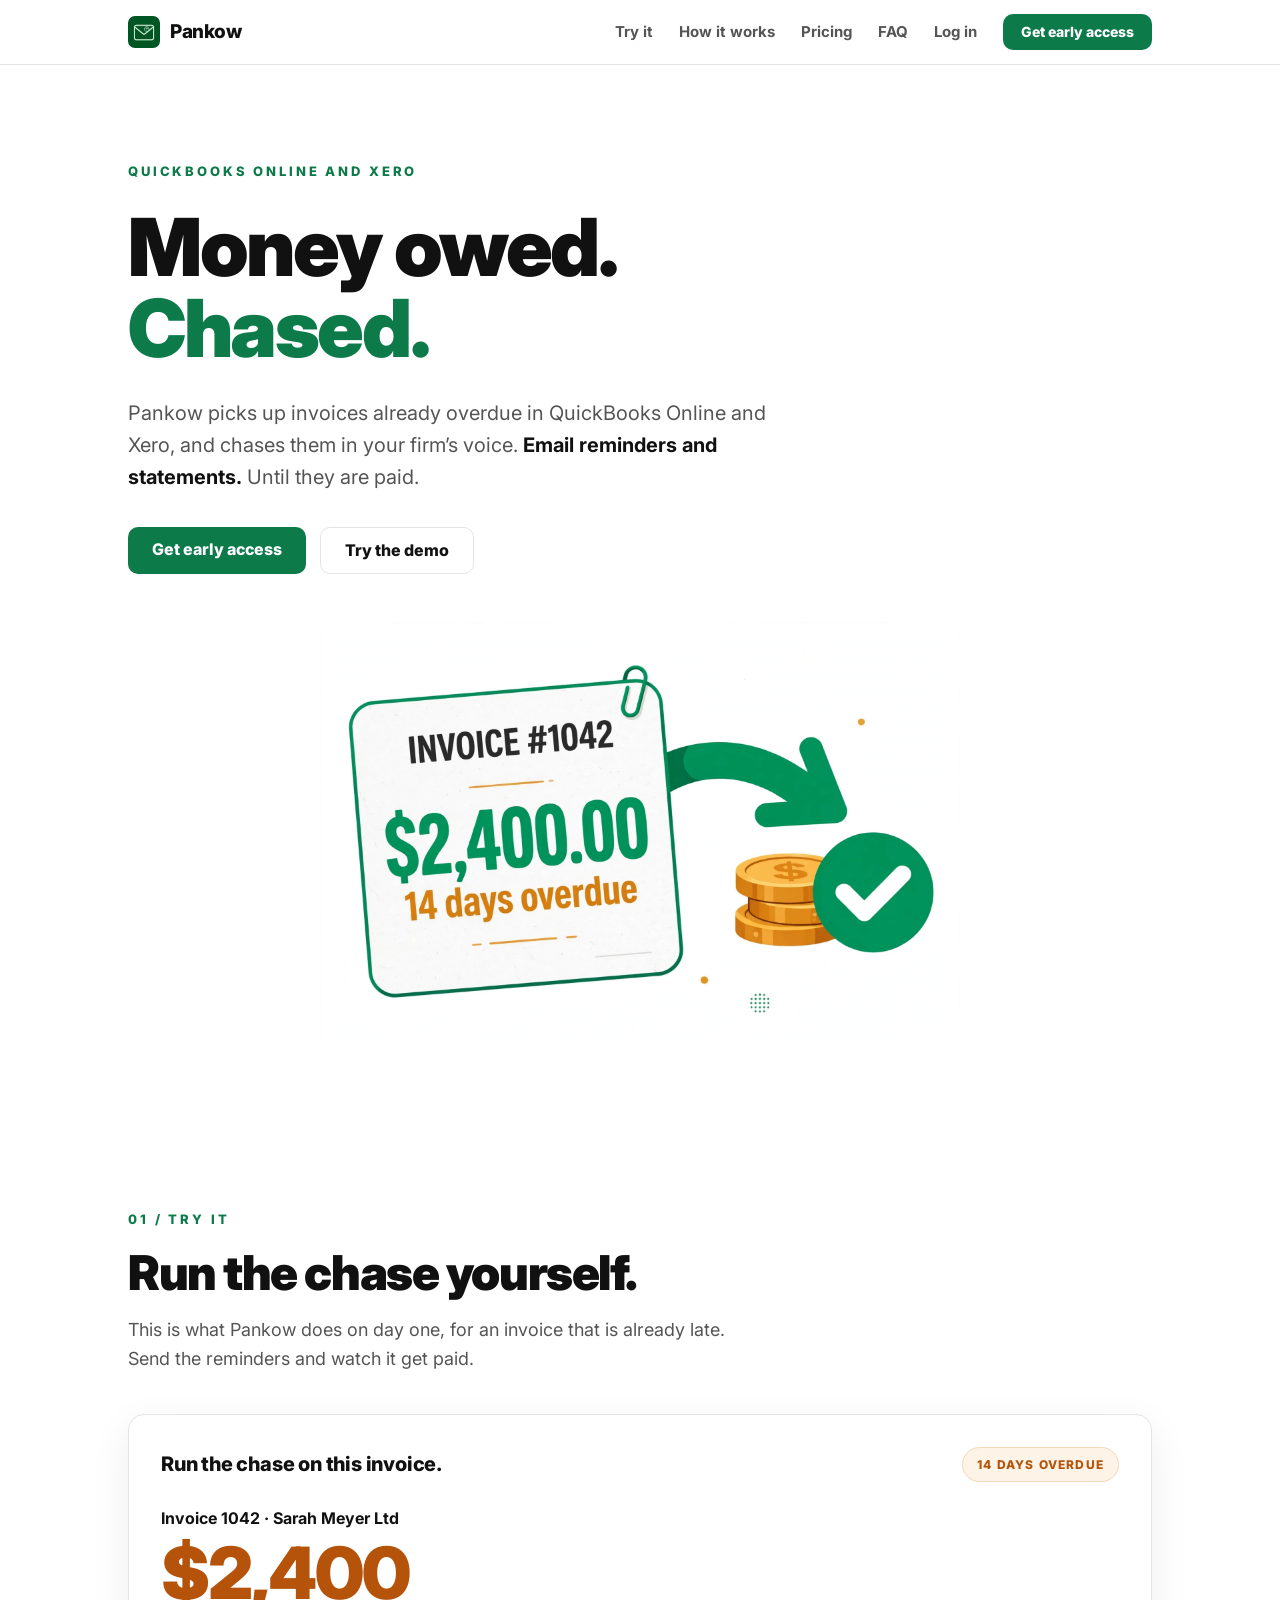
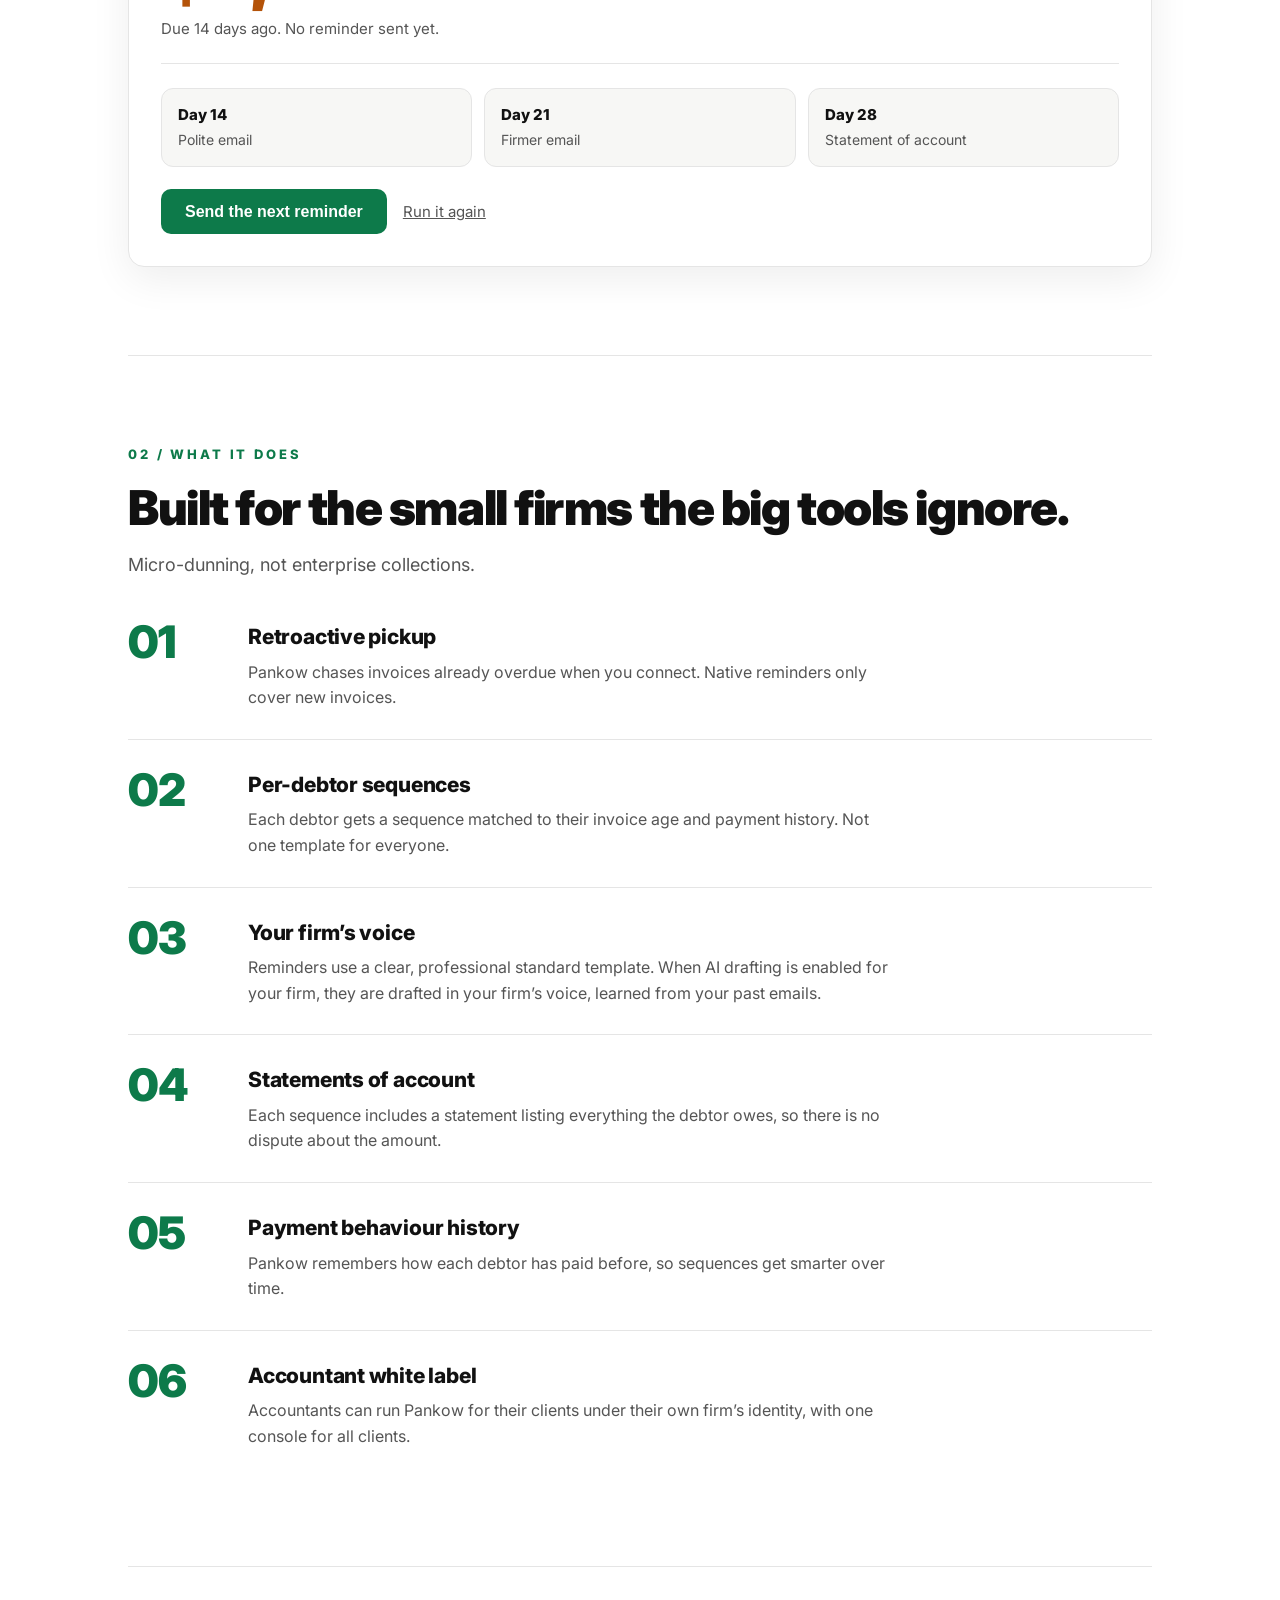
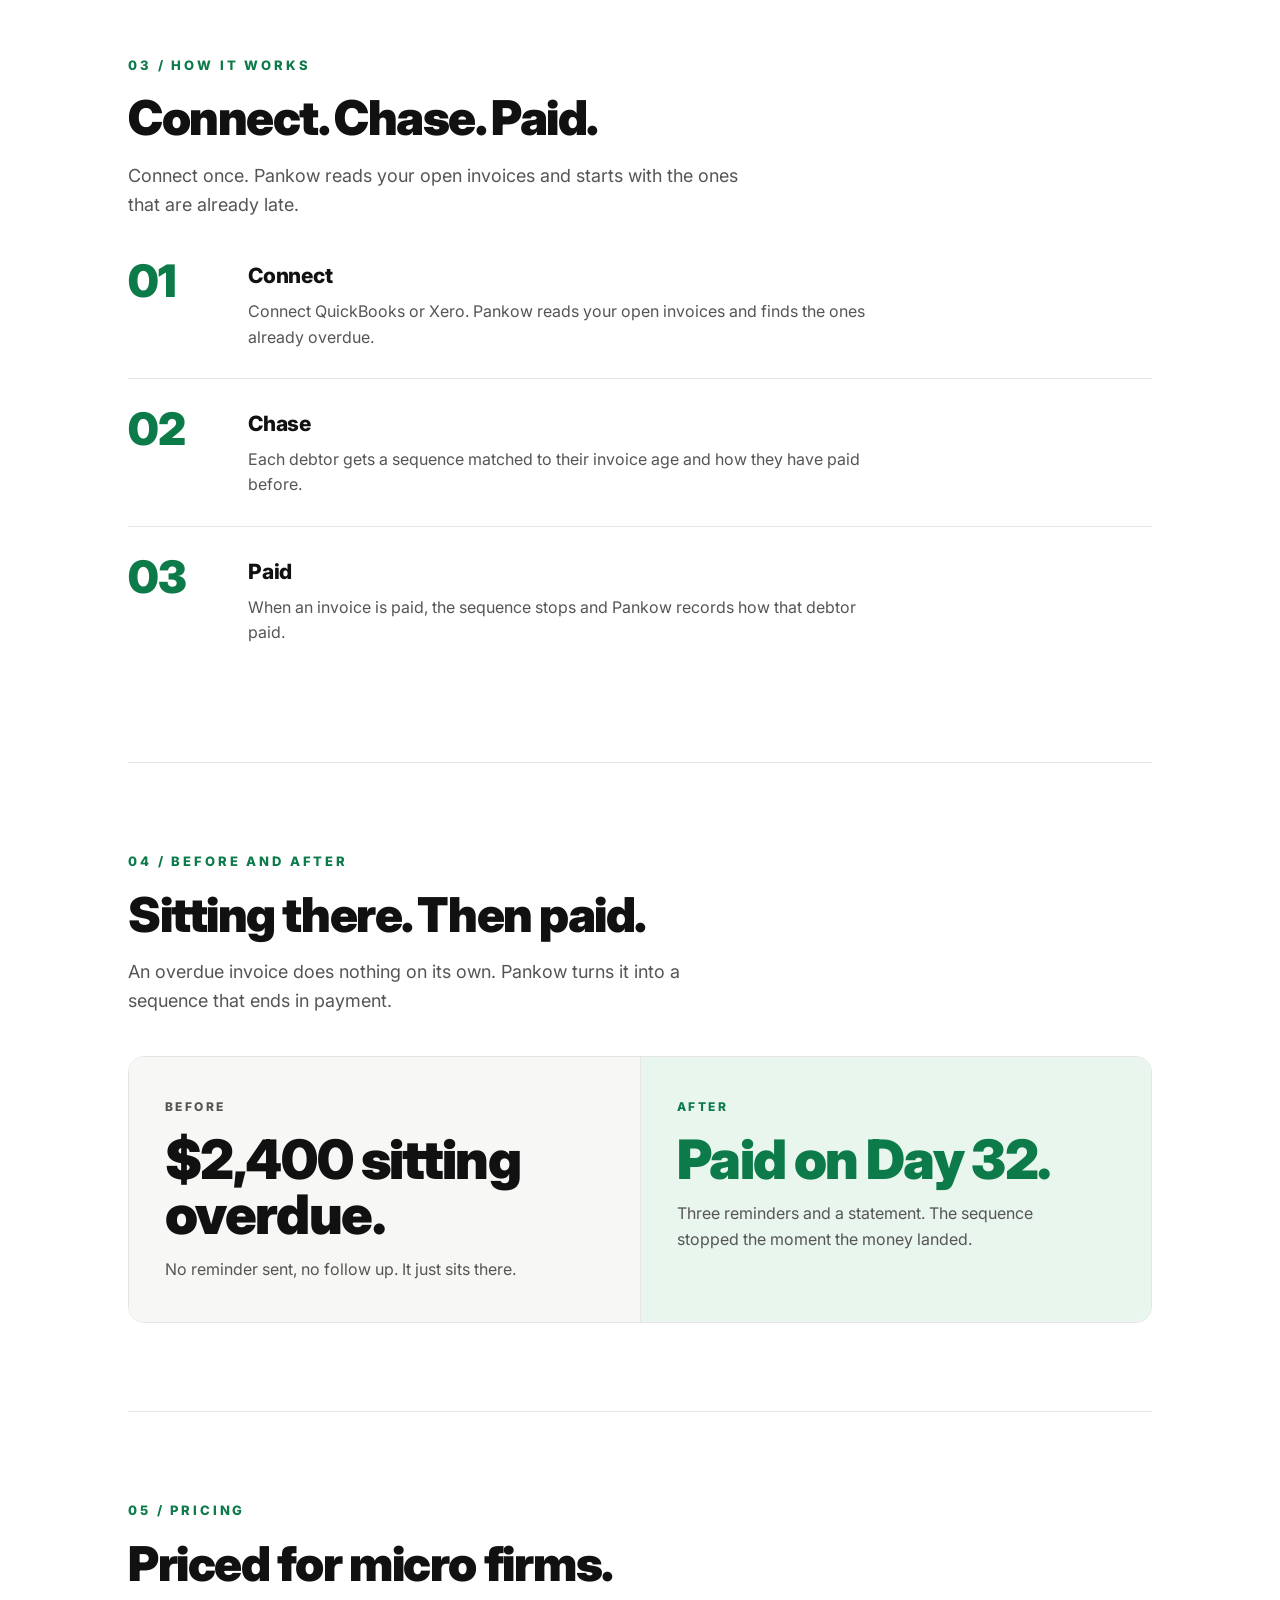
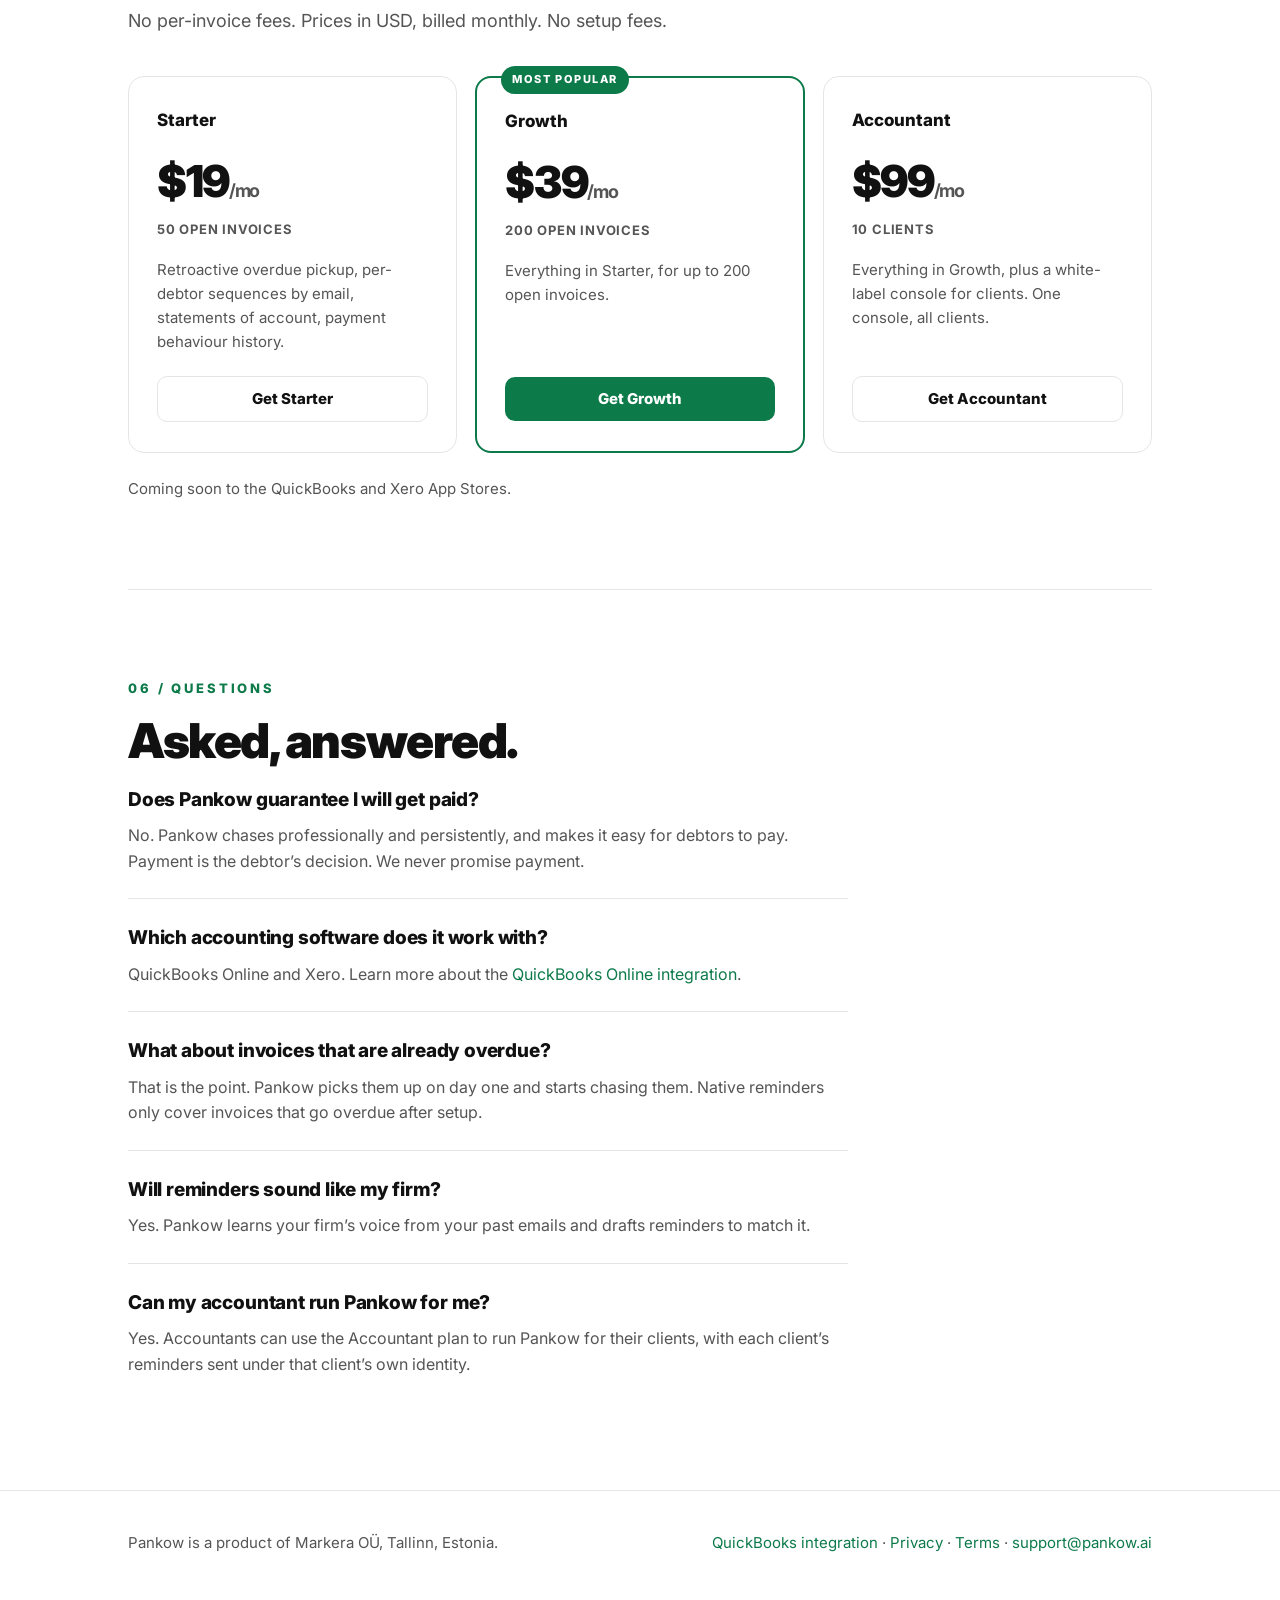
<file: index.html>
<!DOCTYPE html>
<html lang="en">
<head>
<meta charset="utf-8">
<link rel="icon" type="image/png" href="favicon.png">
<link rel="icon" type="image/x-icon" href="favicon.ico">
<meta name="viewport" content="width=device-width, initial-scale=1">
<title>Pankow: Overdue invoices, chased automatically</title>
<meta name="description" content="Pankow picks up invoices already overdue in QuickBooks Online and Xero, and chases them in your firm's voice. Email reminders and statements. Until they are paid.">
<link rel="preconnect" href="https://fonts.googleapis.com">
<link rel="preconnect" href="https://fonts.gstatic.com" crossorigin>
<link href="https://fonts.googleapis.com/css2?family=Inter:wght@400;700;800;900&display=swap" rel="stylesheet">
<style>
  :root {
    --ink: #111111;
    --muted: #555555;
    --line: #e5e5e5;
    --green: #0d7a4a;
    --green-dark: #0a5c38;
    --amber: #b45309;
    --bg: #ffffff;
    --soft: #f7f7f5;
  }
  * { box-sizing: border-box; margin: 0; padding: 0; }
  html { scroll-behavior: smooth; }
  body {
    font-family: "Inter", -apple-system, BlinkMacSystemFont, "Segoe UI", Roboto, Helvetica, Arial, sans-serif;
    color: var(--ink);
    background: var(--bg);
    line-height: 1.6;
    -webkit-font-smoothing: antialiased;
  }
  a { color: var(--green); text-decoration: none; }
  a:hover { text-decoration: underline; }
  .wrap { max-width: 1080px; margin: 0 auto; padding: 0 28px; }

  /* Header */
  header {
    position: sticky; top: 0; z-index: 50;
    background: var(--bg);
    border-bottom: 1px solid var(--line);
  }
  header .wrap {
    display: flex; align-items: center; justify-content: space-between;
    height: 64px;
  }
  .brand { display: flex; align-items: center; gap: 10px; font-weight: 800; font-size: 19px; letter-spacing: -0.02em; color: var(--ink); }
  .brand:hover { text-decoration: none; }
  .brand img { width: 32px; height: 32px; border-radius: 7px; display: block; }
  nav { display: flex; align-items: center; gap: 26px; }
  nav a { color: var(--muted); font-size: 15px; font-weight: 700; }
  nav a:hover { color: var(--ink); text-decoration: none; }
  .btn {
    display: inline-block; background: var(--green); color: #fff;
    font-weight: 800; font-size: 16px; padding: 13px 24px; border-radius: 10px;
    border: 0; cursor: pointer; line-height: 1.2; text-align: center;
    transition: background .15s ease, transform .15s ease;
  }
  .btn:hover { background: var(--green-dark); text-decoration: none; transform: translateY(-1px); }
  .btn-ghost { background: transparent; color: var(--ink); border: 1px solid var(--line); }
  .btn-ghost:hover { background: var(--soft); }
  .btn:disabled { background: #c9c9c9; cursor: default; transform: none; }
  header .btn { padding: 10px 18px; font-size: 14px; }

  /* Hero */
  .hero { padding: 96px 0 72px; }
  .hero-img { display:block; width:100%; max-width:640px; height:auto; margin:48px auto 0; border-radius:16px; }
  .kicker {
    font-size: 13px; font-weight: 800; letter-spacing: .22em;
    color: var(--green); margin-bottom: 24px;
  }
  .hero h1 {
    font-size: clamp(2.8rem, 7vw, 5rem);
    font-weight: 900; letter-spacing: -0.03em; line-height: 1.02;
  }
  .hero h1 .accent { color: var(--green); }
  .hero p { font-size: 20px; color: var(--muted); max-width: 640px; margin: 28px 0 34px; }
  .hero p strong { color: var(--ink); }
  .cta-row { display: flex; gap: 14px; flex-wrap: wrap; }

  /* Sections */
  section { padding: 88px 0; }
  section + section { border-top: 1px solid var(--line); }
  .sec-label {
    font-size: 13px; font-weight: 800; letter-spacing: .22em;
    color: var(--green); margin-bottom: 18px;
  }
  h2 {
    font-size: clamp(2rem, 4.5vw, 3rem);
    font-weight: 900; letter-spacing: -0.03em; line-height: 1.05;
    margin-bottom: 18px;
  }
  .intro { color: var(--muted); font-size: 18px; max-width: 620px; margin-bottom: 40px; }

  /* Demo */
  .demo {
    background: var(--bg); border: 1px solid var(--line); border-radius: 16px;
    padding: 32px; box-shadow: 0 12px 40px rgba(0,0,0,.07);
  }
  .demo-head { display: flex; justify-content: space-between; align-items: center; flex-wrap: wrap; gap: 12px; margin-bottom: 24px; }
  .demo-head .title { font-weight: 800; font-size: 20px; letter-spacing: -0.01em; }
  .demo-head .status {
    font-size: 12px; font-weight: 800; letter-spacing: .1em;
    color: var(--amber); background: #fdf3e7; border: 1px solid #f3d9b8;
    border-radius: 999px; padding: 7px 14px;
  }
  .demo-head .status.paid { color: var(--green); background: #e8f6ee; border-color: #bfe6cf; }
  .invoice { border-bottom: 1px solid var(--line); padding-bottom: 22px; margin-bottom: 24px; }
  .invoice .num { font-weight: 700; font-size: 16px; }
  .invoice .amt {
    font-size: clamp(3rem, 7vw, 4.5rem); font-weight: 900; letter-spacing: -0.03em;
    line-height: 1; color: var(--amber); margin: 6px 0 8px;
  }
  .invoice .meta { color: var(--muted); font-size: 15px; }
  .timeline { display: grid; grid-template-columns: 1fr 1fr 1fr; gap: 12px; margin-bottom: 22px; }
  .tl-step {
    border: 1px solid var(--line); border-radius: 12px; padding: 14px 16px;
    font-size: 14px; color: var(--muted); background: var(--soft);
    transition: border-color .3s ease, background .3s ease;
  }
  .tl-step .day { font-weight: 800; color: var(--ink); display: block; font-size: 15px; margin-bottom: 2px; }
  .tl-step.active { border-color: var(--green); background: #e8f6ee; color: var(--ink); }
  .tl-step.active .day { color: var(--green); }
  .reminder {
    border: 1px solid var(--line); border-left: 4px solid var(--green);
    border-radius: 10px; padding: 18px 20px; margin-bottom: 12px; background: var(--bg);
    animation: fadein .35s ease;
  }
  @keyframes fadein { from { opacity: 0; transform: translateY(6px); } to { opacity: 1; transform: translateY(0); } }
  .reminder .r-day { font-size: 11px; font-weight: 800; text-transform: uppercase; letter-spacing: .14em; color: var(--muted); }
  .reminder .r-title { font-weight: 800; font-size: 17px; margin: 4px 0 6px; letter-spacing: -0.01em; }
  .reminder .r-body { font-size: 15px; color: var(--muted); }
  .paid-msg {
    display: none; border: 1px solid #bfe6cf; background: #e8f6ee;
    border-radius: 12px; padding: 20px 22px; margin-top: 18px; font-size: 17px;
  }
  .paid-msg.show { display: block; }
  .paid-msg strong { color: var(--green); }
  .demo-actions { margin-top: 20px; display: flex; gap: 16px; flex-wrap: wrap; align-items: center; }
  .link-btn {
    background: none; border: 0; color: var(--muted); font-size: 15px;
    cursor: pointer; padding: 12px 0; text-decoration: underline; font-family: inherit;
  }
  .link-btn:hover { color: var(--ink); }

  /* Numbered vertical lists (What it does / How it works) */
  .num-list { list-style: none; }
  .num-list li {
    display: grid; grid-template-columns: 96px 1fr; gap: 24px;
    padding: 28px 0; border-top: 1px solid var(--line);
  }
  .num-list li:first-child { border-top: 0; padding-top: 0; }
  .num-list .n {
    font-size: clamp(2rem, 4vw, 2.8rem); font-weight: 900; letter-spacing: -0.03em;
    color: var(--green); line-height: 1;
  }
  .num-list h3 { font-size: 21px; font-weight: 800; letter-spacing: -0.01em; margin-bottom: 6px; }
  .num-list p { color: var(--muted); font-size: 16px; max-width: 640px; }

  /* Before and after */
  .ba { display: grid; grid-template-columns: 1fr 1fr; gap: 0; border: 1px solid var(--line); border-radius: 16px; overflow: hidden; }
  .ba-cell { padding: 40px 36px; }
  .ba-cell.before { background: var(--soft); }
  .ba-cell.after { background: #e8f6ee; border-left: 1px solid var(--line); }
  .ba-cell .tag { font-size: 12px; font-weight: 800; letter-spacing: .2em; margin-bottom: 16px; }
  .ba-cell.before .tag { color: var(--muted); }
  .ba-cell.after .tag { color: var(--green); }
  .ba-cell .big { font-size: clamp(2.4rem, 5vw, 3.4rem); font-weight: 900; letter-spacing: -0.03em; line-height: 1.02; }
  .ba-cell.after .big { color: var(--green); }
  .ba-cell p { color: var(--muted); margin-top: 14px; font-size: 16px; max-width: 360px; }

  /* Pricing */
  .pricing { display: grid; grid-template-columns: repeat(3, 1fr); gap: 18px; }
  .plan {
    border: 1px solid var(--line); border-radius: 16px; padding: 30px 28px;
    display: flex; flex-direction: column; background: var(--bg); position: relative;
  }
  .plan.hot { border-color: var(--green); border-width: 2px; }
  .plan.hot::before {
    content: "MOST POPULAR"; position: absolute; top: -12px; left: 24px;
    font-size: 11px; font-weight: 800; letter-spacing: .14em;
    background: var(--green); color: #fff; padding: 5px 11px; border-radius: 999px;
  }
  .plan h3 { font-size: 17px; font-weight: 800; }
  .plan .price { font-size: 44px; font-weight: 900; letter-spacing: -0.03em; margin: 12px 0 2px; }
  .plan .price span { font-size: 18px; font-weight: 700; color: var(--muted); }
  .plan .per { color: var(--muted); font-size: 13px; font-weight: 700; letter-spacing: .06em; margin-bottom: 18px; }
  .plan p { font-size: 15px; color: var(--muted); flex: 1; }
  .plan .btn { display: block; text-align: center; margin-top: 22px; padding: 13px; font-size: 15px; }
  .plan .btn-ghost { border-color: var(--line); color: var(--ink); }
  .pricing-note { color: var(--muted); font-size: 15px; margin-top: 24px; }

  /* FAQ */
  .faq { max-width: 720px; }
  .faq-item { padding: 24px 0; border-top: 1px solid var(--line); }
  .faq-item:first-child { border-top: 0; padding-top: 0; }
  .faq-item h3 { font-size: 19px; font-weight: 800; letter-spacing: -0.01em; margin-bottom: 8px; }
  .faq-item p { color: var(--muted); font-size: 16px; }

  footer { border-top: 1px solid var(--line); padding: 40px 0 48px; color: var(--muted); font-size: 15px; }
  footer .wrap { display: flex; justify-content: space-between; flex-wrap: wrap; gap: 10px; }

  @media (max-width: 820px) {
    .hero { padding: 64px 0 56px; }
    section { padding: 64px 0; }
    nav { display: none; }
    .timeline, .pricing, .ba { grid-template-columns: 1fr; }
    .ba-cell.after { border-left: 0; border-top: 1px solid var(--line); }
    .num-list li { grid-template-columns: 64px 1fr; gap: 16px; }
    .demo { padding: 22px; }
  }
</style>
</head>
<body>

<header>
  <div class="wrap">
    <a class="brand" href="#"><img src="logo.webp" alt="Pankow logo">Pankow</a>
    <nav>
      <a href="#demo">Try it</a>
      <a href="#how">How it works</a>
      <a href="#pricing">Pricing</a>
      <a href="#faq">FAQ</a>
      <a href="https://backend-production-8ab6.up.railway.app/login">Log in</a>
      <a class="btn" href="mailto:support@pankow.ai?subject=Pankow%20early%20access">Get early access</a>
    </nav>
  </div>
</header>

<div class="wrap">
  <div class="hero">
    <div class="kicker">QUICKBOOKS ONLINE AND XERO</div>
    <h1>Money owed.<br><span class="accent">Chased.</span></h1>
    <p>Pankow picks up invoices already overdue in QuickBooks Online and Xero, and chases them in your firm&rsquo;s voice. <strong>Email reminders and statements.</strong> Until they are paid.</p>
    <div class="cta-row">
      <a class="btn" href="mailto:support@pankow.ai?subject=Pankow%20early%20access">Get early access</a>
      <a class="btn btn-ghost" href="#demo">Try the demo</a>
    </div>
    <img class="hero-img" src="hero.webp" alt="Invoice 1042 for $2,400, 14 days overdue, with an arrow to a stack of coins and a green paid checkmark" width="1920" height="1280">
  </div>

  <section id="demo">
    <div class="sec-label">01 / TRY IT</div>
    <h2>Run the chase yourself.</h2>
    <p class="intro">This is what Pankow does on day one, for an invoice that is already late. Send the reminders and watch it get paid.</p>
    <div class="demo">
      <div class="demo-head">
        <div class="title">Run the chase on this invoice.</div>
        <div class="status" id="invStatus">14 DAYS OVERDUE</div>
      </div>
      <div class="invoice">
        <div class="num">Invoice 1042 &middot; Sarah Meyer Ltd</div>
        <div class="amt">$2,400</div>
        <div class="meta">Due 14 days ago. No reminder sent yet.</div>
      </div>
      <div class="timeline">
        <div class="tl-step" id="tl1"><span class="day">Day 14</span>Polite email</div>
        <div class="tl-step" id="tl2"><span class="day">Day 21</span>Firmer email</div>
        <div class="tl-step" id="tl3"><span class="day">Day 28</span>Statement of account</div>
      </div>
      <div id="reminderBox"></div>
      <div class="paid-msg" id="paidMsg"><strong>Paid on Day 32.</strong> The sequence stopped the moment the payment landed, and Pankow recorded how this debtor paid. Next time, the chase starts smarter.</div>
      <div class="demo-actions">
        <button class="btn" id="nextBtn" onclick="nextReminder()">Send the next reminder</button>
        <button class="link-btn" onclick="resetDemo()">Run it again</button>
      </div>
    </div>
  </section>

  <section>
    <div class="sec-label">02 / WHAT IT DOES</div>
    <h2>Built for the small firms the big tools ignore.</h2>
    <p class="intro">Micro-dunning, not enterprise collections.</p>
    <ol class="num-list">
      <li><span class="n">01</span><div><h3>Retroactive pickup</h3><p>Pankow chases invoices already overdue when you connect. Native reminders only cover new invoices.</p></div></li>
      <li><span class="n">02</span><div><h3>Per-debtor sequences</h3><p>Each debtor gets a sequence matched to their invoice age and payment history. Not one template for everyone.</p></div></li>
      <li><span class="n">03</span><div><h3>Your firm&rsquo;s voice</h3><p>Reminders use a clear, professional standard template. When AI drafting is enabled for your firm, they are drafted in your firm&rsquo;s voice, learned from your past emails.</p></div></li>
      <li><span class="n">04</span><div><h3>Statements of account</h3><p>Each sequence includes a statement listing everything the debtor owes, so there is no dispute about the amount.</p></div></li>
      <li><span class="n">05</span><div><h3>Payment behaviour history</h3><p>Pankow remembers how each debtor has paid before, so sequences get smarter over time.</p></div></li>
      <li><span class="n">06</span><div><h3>Accountant white label</h3><p>Accountants can run Pankow for their clients under their own firm&rsquo;s identity, with one console for all clients.</p></div></li>
    </ol>
  </section>

  <section id="how">
    <div class="sec-label">03 / HOW IT WORKS</div>
    <h2>Connect. Chase. Paid.</h2>
    <p class="intro">Connect once. Pankow reads your open invoices and starts with the ones that are already late.</p>
    <ol class="num-list">
      <li><span class="n">01</span><div><h3>Connect</h3><p>Connect QuickBooks or Xero. Pankow reads your open invoices and finds the ones already overdue.</p></div></li>
      <li><span class="n">02</span><div><h3>Chase</h3><p>Each debtor gets a sequence matched to their invoice age and how they have paid before.</p></div></li>
      <li><span class="n">03</span><div><h3>Paid</h3><p>When an invoice is paid, the sequence stops and Pankow records how that debtor paid.</p></div></li>
    </ol>
  </section>

  <section>
    <div class="sec-label">04 / BEFORE AND AFTER</div>
    <h2>Sitting there. Then paid.</h2>
    <p class="intro">An overdue invoice does nothing on its own. Pankow turns it into a sequence that ends in payment.</p>
    <div class="ba">
      <div class="ba-cell before">
        <div class="tag">BEFORE</div>
        <div class="big">$2,400 sitting overdue.</div>
        <p>No reminder sent, no follow up. It just sits there.</p>
      </div>
      <div class="ba-cell after">
        <div class="tag">AFTER</div>
        <div class="big">Paid on Day 32.</div>
        <p>Three reminders and a statement. The sequence stopped the moment the money landed.</p>
      </div>
    </div>
  </section>

  <section id="pricing">
    <div class="sec-label">05 / PRICING</div>
    <h2>Priced for micro firms.</h2>
    <p class="intro">No per-invoice fees. Prices in USD, billed monthly. No setup fees.</p>
    <div class="pricing">
      <div class="plan">
        <h3>Starter</h3>
        <div class="price">$19<span>/mo</span></div>
        <div class="per">50 OPEN INVOICES</div>
        <p>Retroactive overdue pickup, per-debtor sequences by email, statements of account, payment behaviour history.</p>
        <a class="btn btn-ghost" href="mailto:support@pankow.ai?subject=Pankow%20Starter">Get Starter</a>
      </div>
      <div class="plan hot">
        <h3>Growth</h3>
        <div class="price">$39<span>/mo</span></div>
        <div class="per">200 OPEN INVOICES</div>
        <p>Everything in Starter, for up to 200 open invoices.</p>
        <a class="btn" href="mailto:support@pankow.ai?subject=Pankow%20Growth">Get Growth</a>
      </div>
      <div class="plan">
        <h3>Accountant</h3>
        <div class="price">$99<span>/mo</span></div>
        <div class="per">10 CLIENTS</div>
        <p>Everything in Growth, plus a white-label console for clients. One console, all clients.</p>
        <a class="btn btn-ghost" href="mailto:support@pankow.ai?subject=Pankow%20Accountant">Get Accountant</a>
      </div>
    </div>
    <p class="pricing-note">Coming soon to the QuickBooks and Xero App Stores.</p>
  </section>

  <section id="faq">
    <div class="sec-label">06 / QUESTIONS</div>
    <h2>Asked, answered.</h2>
    <div class="faq">
      <div class="faq-item">
        <h3>Does Pankow guarantee I will get paid?</h3>
        <p>No. Pankow chases professionally and persistently, and makes it easy for debtors to pay. Payment is the debtor&rsquo;s decision. We never promise payment.</p>
      </div>
      <div class="faq-item">
        <h3>Which accounting software does it work with?</h3>
        <p>QuickBooks Online and Xero. Learn more about the <a href="quickbooks.html">QuickBooks Online integration</a>.</p>
      </div>
      <div class="faq-item">
        <h3>What about invoices that are already overdue?</h3>
        <p>That is the point. Pankow picks them up on day one and starts chasing them. Native reminders only cover invoices that go overdue after setup.</p>
      </div>
      <div class="faq-item">
        <h3>Will reminders sound like my firm?</h3>
        <p>Yes. Pankow learns your firm&rsquo;s voice from your past emails and drafts reminders to match it.</p>
      </div>
      <div class="faq-item">
        <h3>Can my accountant run Pankow for me?</h3>
        <p>Yes. Accountants can use the Accountant plan to run Pankow for their clients, with each client&rsquo;s reminders sent under that client&rsquo;s own identity.</p>
      </div>
    </div>
  </section>
</div>

<footer>
  <div class="wrap">
    <div>Pankow is a product of Markera O&Uuml;, Tallinn, Estonia.</div>
    <div><a href="quickbooks.html">QuickBooks integration</a> &middot; <a href="privacy-policy.html">Privacy</a> &middot; <a href="terms.html">Terms</a> &middot; <a href="mailto:support@pankow.ai">support@pankow.ai</a></div>
  </div>
</footer>

<script>
var step = 0;
var steps = [
  { day: 'Day 14', title: 'Polite email', body: 'Hi Sarah, a friendly reminder that invoice 1042 for $2,400 was due 14 days ago. Thanks, Acme Ltd.' },
  { day: 'Day 21', title: 'Firmer email', body: 'Hi Sarah, invoice 1042 ($2,400) is now 21 days overdue. Please pay this week. Acme Ltd.' },
  { day: 'Day 28', title: 'Statement of account', body: 'Statement for Sarah Meyer Ltd. Invoice 1042: $2,400. Total due: $2,400. Acme Ltd.' }
];
function nextReminder() {
  if (step >= steps.length) return;
  var s = steps[step];
  document.getElementById('tl' + (step + 1)).classList.add('active');
  var box = document.getElementById('reminderBox');
  var card = document.createElement('div');
  card.className = 'reminder';
  var d = document.createElement('div'); d.className = 'r-day'; d.textContent = s.day;
  var t = document.createElement('div'); t.className = 'r-title'; t.textContent = s.title;
  var b = document.createElement('div'); b.className = 'r-body'; b.textContent = s.body;
  card.appendChild(d); card.appendChild(t); card.appendChild(b);
  box.appendChild(card);
  step++;
  var status = document.getElementById('invStatus');
  status.textContent = s.day.replace('Day ', '') + ' DAYS OVERDUE';
  if (step === steps.length) {
    var btn = document.getElementById('nextBtn');
    btn.textContent = 'Mark as paid';
    btn.onclick = markPaid;
  }
}
function markPaid() {
  document.getElementById('paidMsg').classList.add('show');
  var btn = document.getElementById('nextBtn');
  btn.disabled = true;
  btn.textContent = 'Paid';
  var status = document.getElementById('invStatus');
  status.textContent = 'PAID ON DAY 32';
  status.classList.add('paid');
}
function resetDemo() {
  step = 0;
  document.getElementById('reminderBox').innerHTML = '';
  document.getElementById('paidMsg').classList.remove('show');
  ['tl1', 'tl2', 'tl3'].forEach(function (id) {
    document.getElementById(id).classList.remove('active');
  });
  var btn = document.getElementById('nextBtn');
  btn.disabled = false;
  btn.textContent = 'Send the next reminder';
  btn.onclick = nextReminder;
  var status = document.getElementById('invStatus');
  status.textContent = '14 DAYS OVERDUE';
  status.classList.remove('paid');
}
</script>
</body>
</html>
</file>
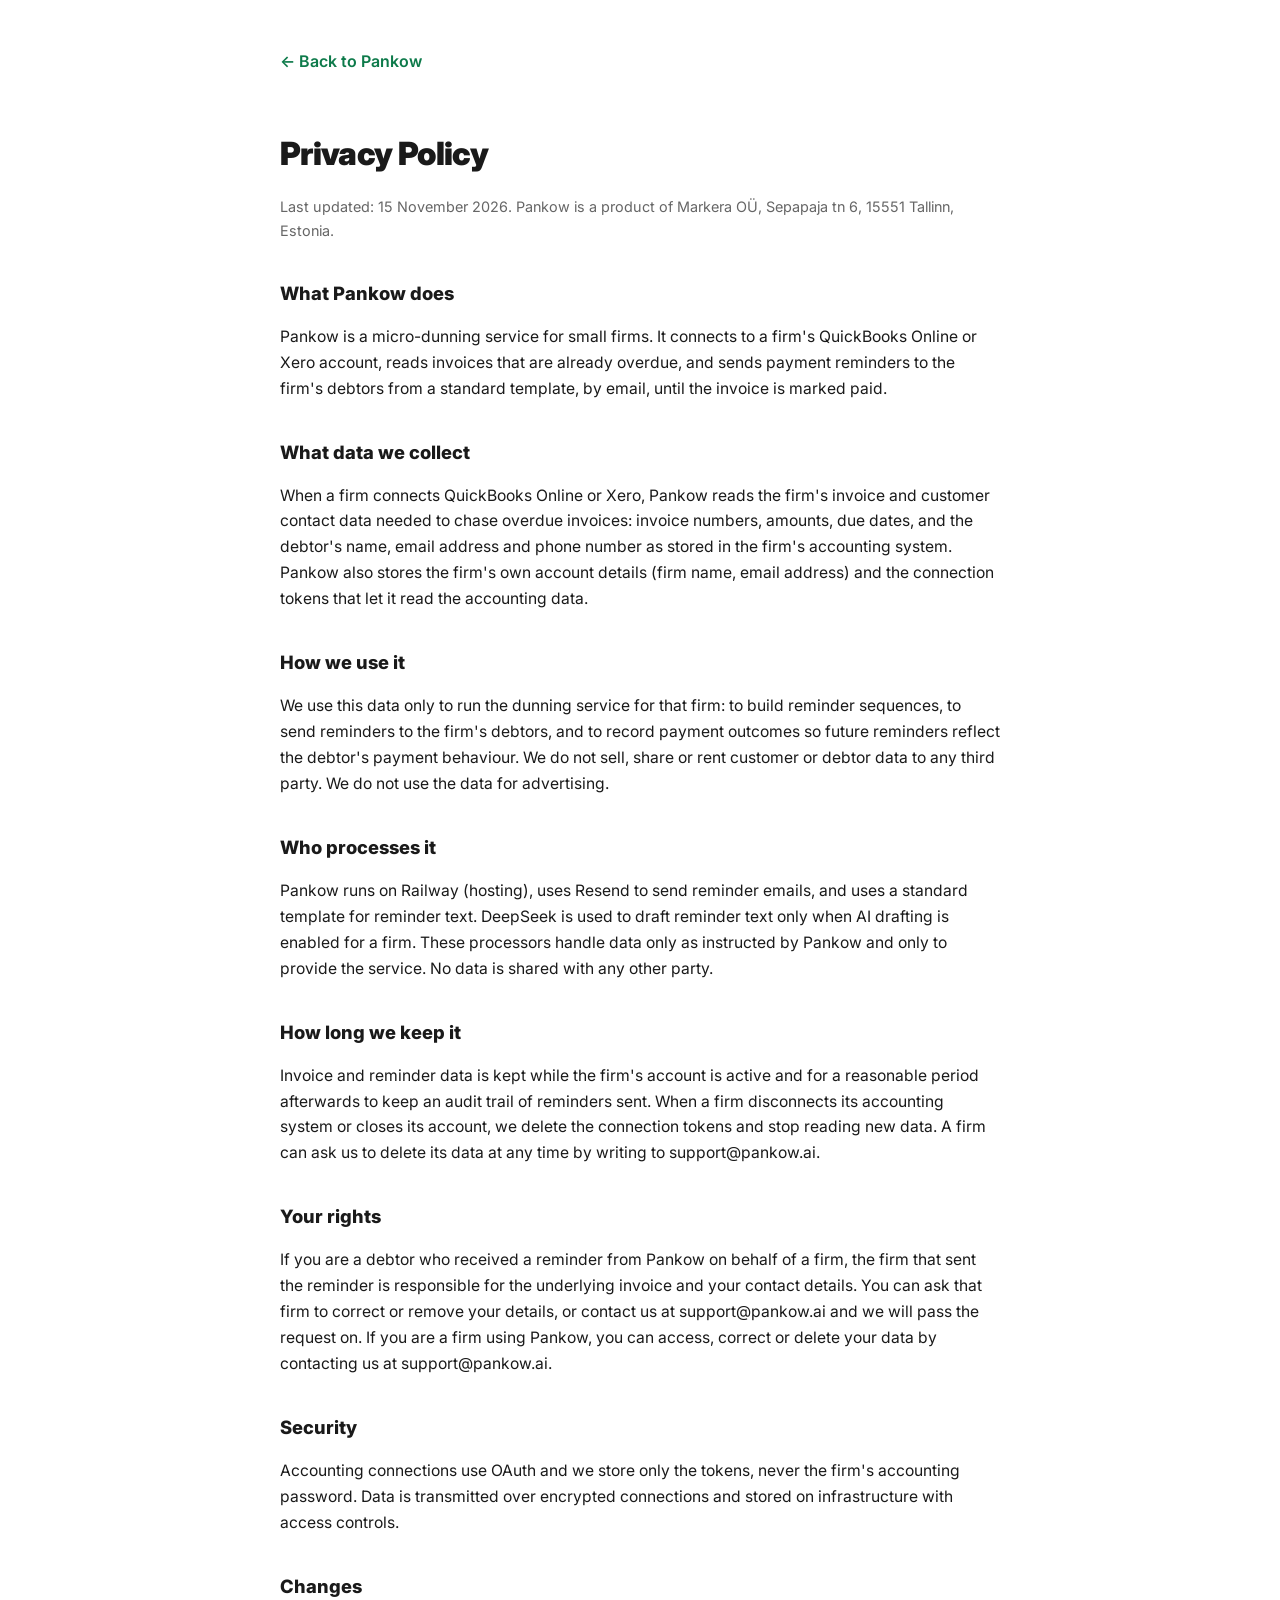
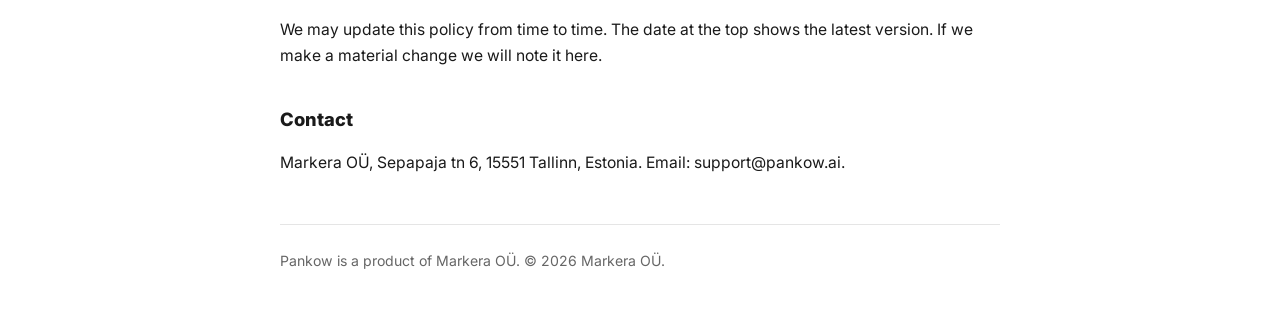
<file: privacy-policy.html>
<!DOCTYPE html>
<html lang="en">
<head>
<meta charset="utf-8">
<meta name="viewport" content="width=device-width, initial-scale=1">
<title>Privacy Policy — Pankow</title>
<link rel="icon" type="image/png" href="favicon.png">
<link rel="icon" type="image/x-icon" href="favicon.ico">
<link href="https://fonts.googleapis.com/css2?family=Inter:wght@400;600;800;900&display=swap" rel="stylesheet">
<style>
  body { font-family: 'Inter', system-ui, sans-serif; max-width: 720px; margin: 0 auto; padding: 3rem 1.5rem 4rem; color: #1a1a1a; line-height: 1.65; }
  a { color: #0d7a4a; }
  h1 { font-size: 2rem; font-weight: 900; letter-spacing: -0.02em; margin-bottom: .25rem; }
  h2 { font-size: 1.15rem; font-weight: 800; margin-top: 2.2rem; margin-bottom: .4rem; }
  p, li { font-size: .98rem; }
  .meta { color: #666; font-size: .9rem; margin-bottom: 2rem; }
  .back { display: inline-block; margin-bottom: 2rem; font-weight: 600; text-decoration: none; }
  footer { margin-top: 3rem; padding-top: 1.5rem; border-top: 1px solid #e5e5e5; color: #666; font-size: .88rem; }
</style>
</head>
<body>
<a class="back" href="/">&larr; Back to Pankow</a>
<h1>Privacy Policy</h1>
<p class="meta">Last updated: 15 November 2026. Pankow is a product of Markera OÜ, Sepapaja tn 6, 15551 Tallinn, Estonia.</p>

<h2>What Pankow does</h2>
<p>Pankow is a micro-dunning service for small firms. It connects to a firm's QuickBooks Online or Xero account, reads invoices that are already overdue, and sends payment reminders to the firm's debtors from a standard template, by email, until the invoice is marked paid.</p>

<h2>What data we collect</h2>
<p>When a firm connects QuickBooks Online or Xero, Pankow reads the firm's invoice and customer contact data needed to chase overdue invoices: invoice numbers, amounts, due dates, and the debtor's name, email address and phone number as stored in the firm's accounting system. Pankow also stores the firm's own account details (firm name, email address) and the connection tokens that let it read the accounting data.</p>

<h2>How we use it</h2>
<p>We use this data only to run the dunning service for that firm: to build reminder sequences, to send reminders to the firm's debtors, and to record payment outcomes so future reminders reflect the debtor's payment behaviour. We do not sell, share or rent customer or debtor data to any third party. We do not use the data for advertising.</p>

<h2>Who processes it</h2>
<p>Pankow runs on Railway (hosting), uses Resend to send reminder emails, and uses a standard template for reminder text. DeepSeek is used to draft reminder text only when AI drafting is enabled for a firm. These processors handle data only as instructed by Pankow and only to provide the service. No data is shared with any other party.</p>

<h2>How long we keep it</h2>
<p>Invoice and reminder data is kept while the firm's account is active and for a reasonable period afterwards to keep an audit trail of reminders sent. When a firm disconnects its accounting system or closes its account, we delete the connection tokens and stop reading new data. A firm can ask us to delete its data at any time by writing to support@pankow.ai.</p>

<h2>Your rights</h2>
<p>If you are a debtor who received a reminder from Pankow on behalf of a firm, the firm that sent the reminder is responsible for the underlying invoice and your contact details. You can ask that firm to correct or remove your details, or contact us at support@pankow.ai and we will pass the request on. If you are a firm using Pankow, you can access, correct or delete your data by contacting us at support@pankow.ai.</p>

<h2>Security</h2>
<p>Accounting connections use OAuth and we store only the tokens, never the firm's accounting password. Data is transmitted over encrypted connections and stored on infrastructure with access controls.</p>

<h2>Changes</h2>
<p>We may update this policy from time to time. The date at the top shows the latest version. If we make a material change we will note it here.</p>

<h2>Contact</h2>
<p>Markera OÜ, Sepapaja tn 6, 15551 Tallinn, Estonia. Email: support@pankow.ai.</p>

<footer>Pankow is a product of Markera OÜ. &copy; 2026 Markera OÜ.</footer>
</body>
</html>
</file>
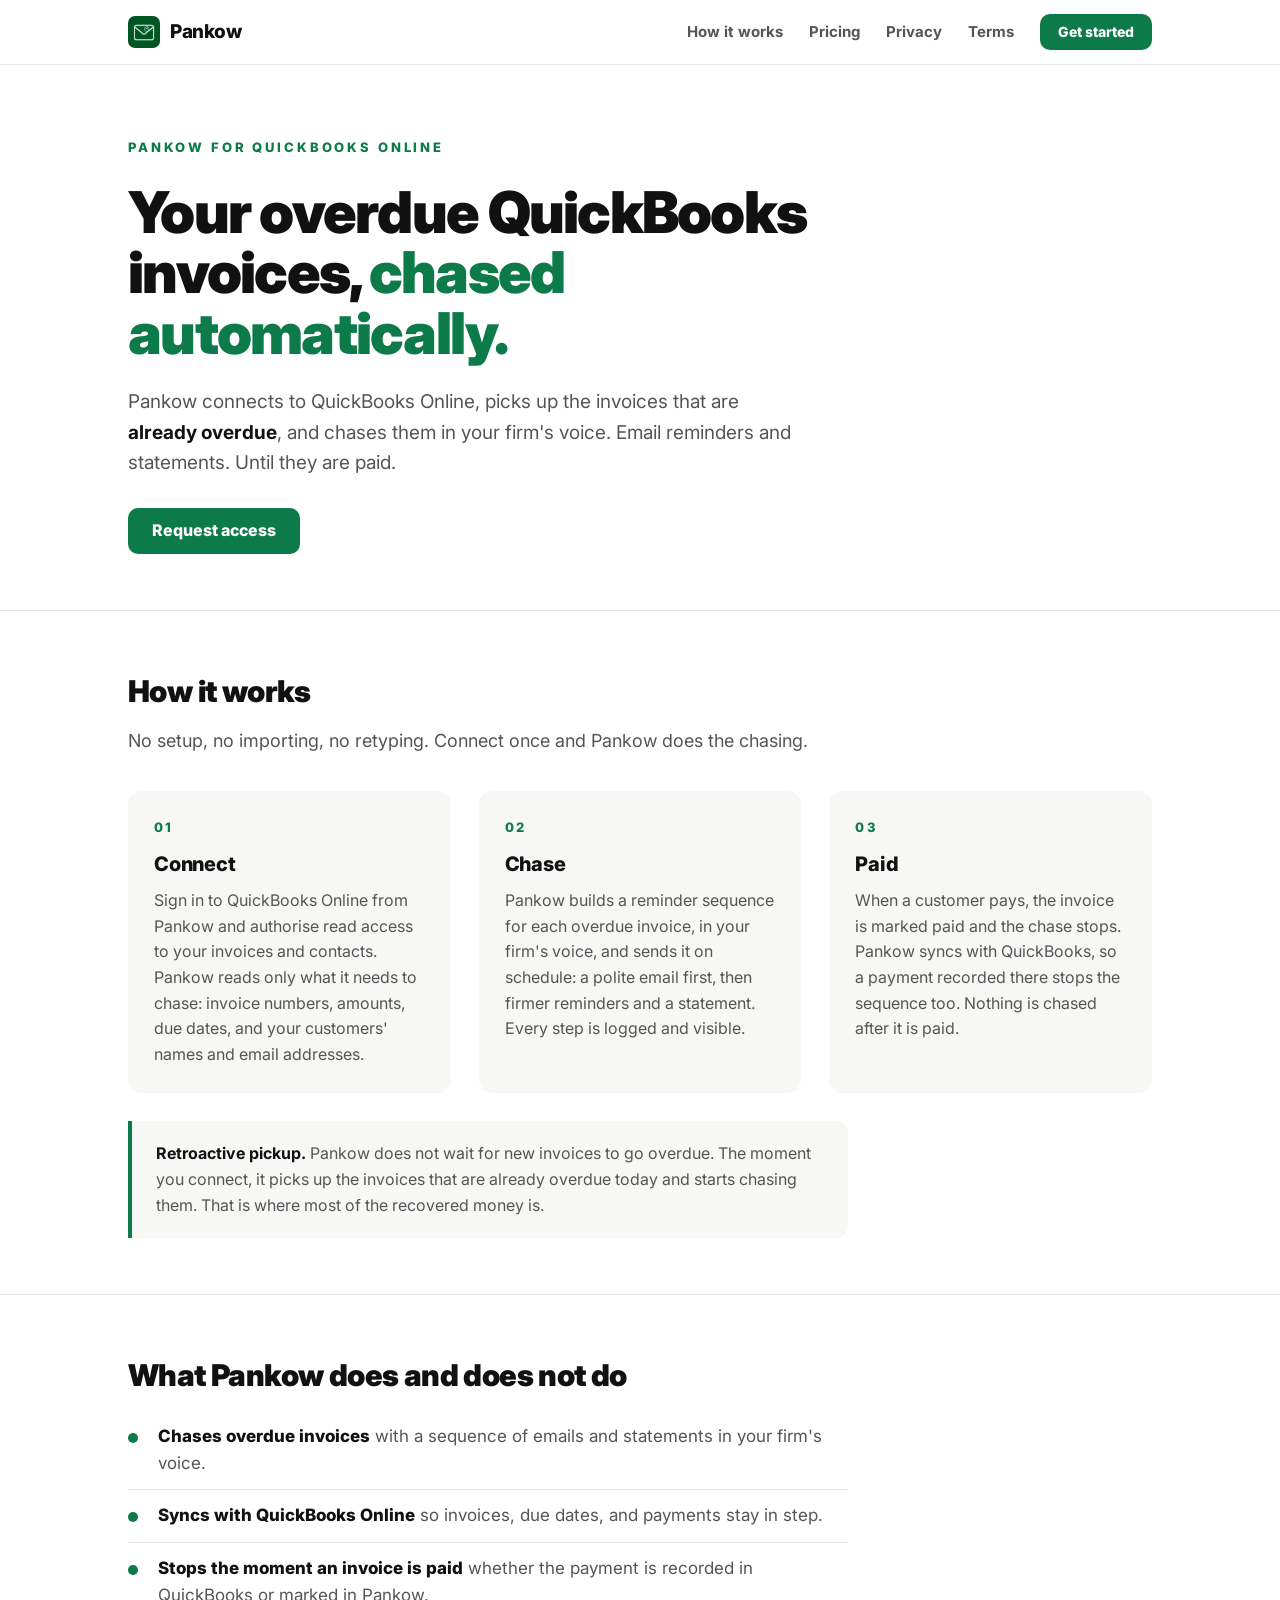
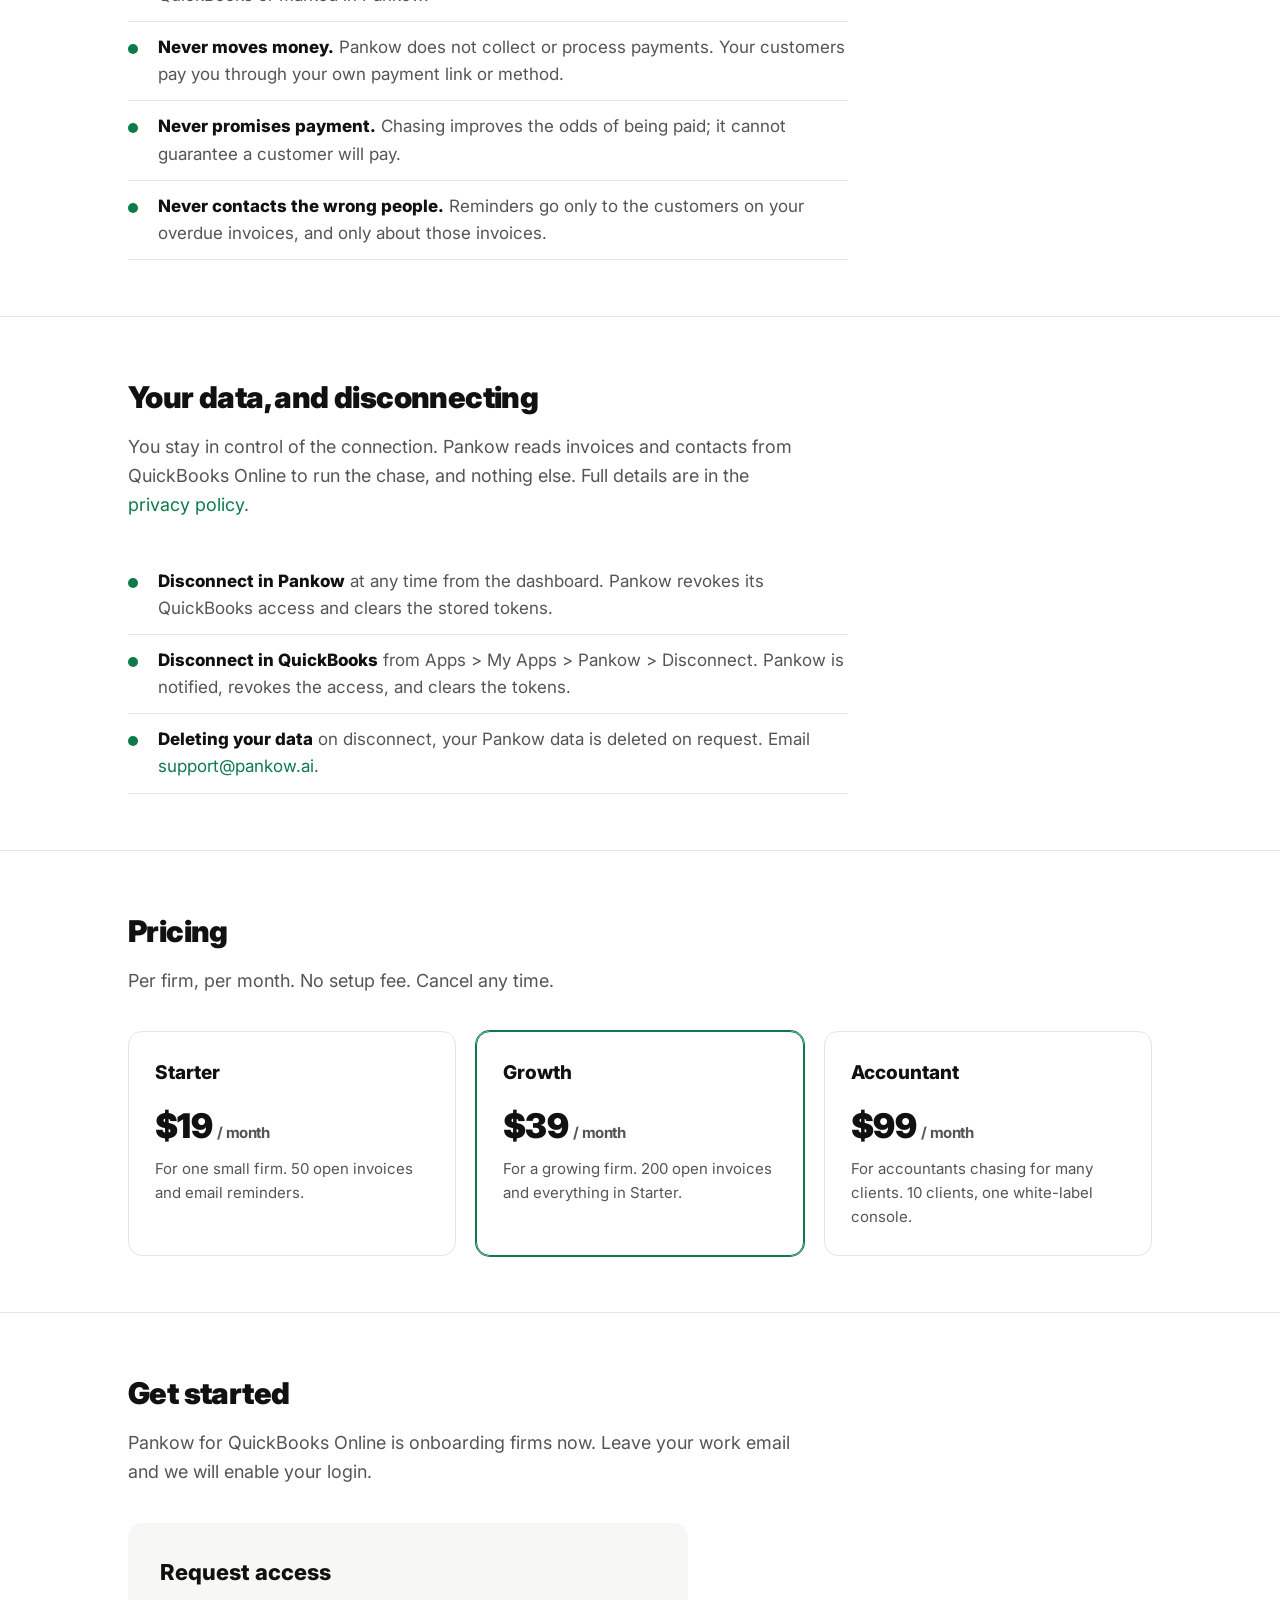
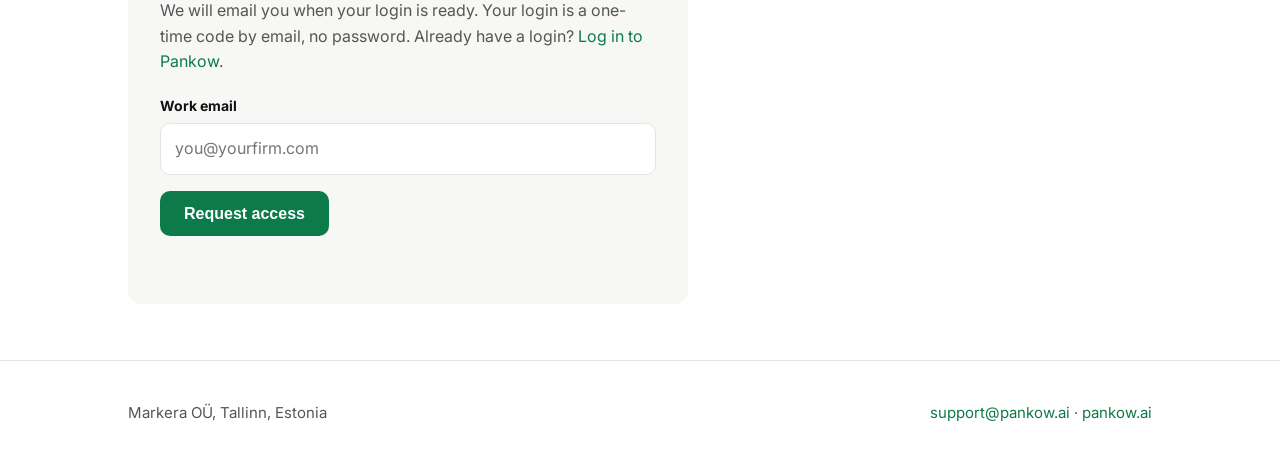
<file: quickbooks.html>
<!DOCTYPE html>
<html lang="en">
<head>
<meta charset="utf-8">
<link rel="icon" type="image/png" href="favicon.png">
<link rel="icon" type="image/x-icon" href="favicon.ico">
<meta name="viewport" content="width=device-width, initial-scale=1">
<title>Pankow for QuickBooks Online: overdue invoices, chased automatically</title>
<meta name="description" content="Pankow connects to QuickBooks Online, picks up invoices already overdue, and chases them in your firm's voice. Email reminders and statements. Until they are paid.">
<link rel="preconnect" href="https://fonts.googleapis.com">
<link rel="preconnect" href="https://fonts.gstatic.com" crossorigin>
<link href="https://fonts.googleapis.com/css2?family=Inter:wght@400;700;800;900&display=swap" rel="stylesheet">
<style>
  :root {
    --ink: #111111;
    --muted: #555555;
    --line: #e5e5e5;
    --green: #0d7a4a;
    --green-dark: #0a5c38;
    --amber: #b45309;
    --bg: #ffffff;
    --soft: #f7f7f5;
  }
  * { box-sizing: border-box; margin: 0; padding: 0; }
  html { scroll-behavior: smooth; }
  body {
    font-family: "Inter", -apple-system, BlinkMacSystemFont, "Segoe UI", Roboto, Helvetica, Arial, sans-serif;
    color: var(--ink);
    background: var(--bg);
    line-height: 1.6;
    -webkit-font-smoothing: antialiased;
  }
  a { color: var(--green); text-decoration: none; }
  a:hover { text-decoration: underline; }
  .wrap { max-width: 1080px; margin: 0 auto; padding: 0 28px; }

  header {
    position: sticky; top: 0; z-index: 50;
    background: var(--bg);
    border-bottom: 1px solid var(--line);
  }
  header .wrap {
    display: flex; align-items: center; justify-content: space-between;
    height: 64px;
  }
  .brand { display: flex; align-items: center; gap: 10px; font-weight: 800; font-size: 19px; letter-spacing: -0.02em; color: var(--ink); }
  .brand:hover { text-decoration: none; }
  .brand img { width: 32px; height: 32px; border-radius: 7px; display: block; }
  nav { display: flex; align-items: center; gap: 26px; }
  nav a { color: var(--muted); font-size: 15px; font-weight: 700; }
  nav a:hover { color: var(--ink); text-decoration: none; }
  .btn {
    display: inline-block; background: var(--green); color: #fff;
    font-weight: 800; font-size: 16px; padding: 13px 24px; border-radius: 10px;
    border: 0; cursor: pointer; line-height: 1.2; text-align: center;
    transition: background .15s ease, transform .15s ease;
  }
  .btn:hover { background: var(--green-dark); text-decoration: none; transform: translateY(-1px); }
  .btn:disabled { background: #c9c9c9; cursor: default; transform: none; }
  header .btn { padding: 10px 18px; font-size: 14px; }

  .hero { padding: 72px 0 56px; }
  .kicker {
    font-size: 13px; font-weight: 800; letter-spacing: .22em;
    color: var(--green); margin-bottom: 24px;
  }
  .hero h1 {
    font-size: clamp(2.2rem, 5vw, 3.6rem);
    font-weight: 900; letter-spacing: -0.03em; line-height: 1.05;
    max-width: 780px;
  }
  .hero h1 .accent { color: var(--green); }
  .hero p { font-size: 19px; color: var(--muted); max-width: 680px; margin: 24px 0 30px; }
  .hero p strong { color: var(--ink); }

  section { padding: 56px 0; border-top: 1px solid var(--line); }
  section h2 { font-size: 30px; font-weight: 900; letter-spacing: -0.02em; margin-bottom: 12px; }
  .intro { color: var(--muted); font-size: 18px; max-width: 680px; margin-bottom: 36px; }
  .steps { display: grid; grid-template-columns: repeat(3, 1fr); gap: 28px; }
  .step { background: var(--soft); border-radius: 14px; padding: 26px; }
  .step .n { font-size: 13px; font-weight: 800; letter-spacing: .18em; color: var(--green); margin-bottom: 10px; }
  .step h3 { font-size: 20px; font-weight: 800; letter-spacing: -0.01em; margin-bottom: 8px; }
  .step p { color: var(--muted); font-size: 16px; }
  .bullets { list-style: none; max-width: 720px; }
  .bullets li { padding: 12px 0 12px 30px; position: relative; border-bottom: 1px solid var(--line); font-size: 17px; }
  .bullets li::before { content: ""; position: absolute; left: 0; top: 22px; width: 10px; height: 10px; border-radius: 50%; background: var(--green); }
  .bullets li strong { font-weight: 800; }
  .bullets li span { color: var(--muted); }
  .note {
    background: var(--soft); border-left: 4px solid var(--green);
    border-radius: 0 12px 12px 0; padding: 20px 24px; max-width: 720px;
    font-size: 16px; color: var(--muted); margin-top: 28px;
  }
  .note strong { color: var(--ink); }
  .plans { display: grid; grid-template-columns: repeat(3, 1fr); gap: 20px; }
  .plan { border: 1px solid var(--line); border-radius: 14px; padding: 26px; }
  .plan.hot { border-color: var(--green); box-shadow: 0 0 0 1px var(--green); }
  .plan h3 { font-size: 19px; font-weight: 800; }
  .plan .price { font-size: 34px; font-weight: 900; letter-spacing: -0.02em; margin: 10px 0 4px; }
  .plan .price span { font-size: 15px; font-weight: 700; color: var(--muted); }
  .plan p { color: var(--muted); font-size: 15px; }
  .form-card { background: var(--soft); border-radius: 14px; padding: 32px; max-width: 560px; }
  .form-card h3 { font-size: 22px; font-weight: 800; margin-bottom: 8px; }
  .form-card p { color: var(--muted); font-size: 16px; margin-bottom: 20px; }
  .form-card label { display: block; font-weight: 700; font-size: 14px; margin-bottom: 6px; }
  .form-card input {
    width: 100%; font: inherit; font-size: 16px; padding: 12px 14px;
    border: 1px solid var(--line); border-radius: 10px; background: #fff; margin-bottom: 16px;
  }
  .form-card input:focus { outline: 2px solid var(--green); border-color: var(--green); }
  #form-msg { font-size: 15px; margin-top: 14px; min-height: 22px; }
  #form-msg.ok { color: var(--green); font-weight: 700; }
  #form-msg.err { color: #b91c1c; font-weight: 700; }
  footer { border-top: 1px solid var(--line); padding: 40px 0 48px; color: var(--muted); font-size: 15px; }
  footer .wrap { display: flex; justify-content: space-between; flex-wrap: wrap; gap: 10px; }
  @media (max-width: 820px) {
    .steps, .plans { grid-template-columns: 1fr; }
    .hero { padding: 56px 0 44px; }
    nav a:not(.btn) { display: none; }
  }
</style>
</head>
<body>
<header>
  <div class="wrap">
    <a class="brand" href="/"><img src="logo.webp" alt=""> Pankow</a>
    <nav>
      <a href="/#how">How it works</a>
      <a href="/#pricing">Pricing</a>
      <a href="/privacy-policy">Privacy</a>
      <a href="/terms">Terms</a>
      <a class="btn" href="#get-started">Get started</a>
    </nav>
  </div>
</header>

<main>
  <div class="wrap">
    <div class="hero">
      <div class="kicker">PANKOW FOR QUICKBOOKS ONLINE</div>
      <h1>Your overdue QuickBooks invoices, <span class="accent">chased automatically.</span></h1>
      <p>Pankow connects to QuickBooks Online, picks up the invoices that are <strong>already overdue</strong>, and chases them in your firm's voice. Email reminders and statements. Until they are paid.</p>
      <a class="btn" href="#get-started">Request access</a>
    </div>
  </div>

  <section>
    <div class="wrap">
      <h2>How it works</h2>
      <p class="intro">No setup, no importing, no retyping. Connect once and Pankow does the chasing.</p>
      <div class="steps">
        <div class="step">
          <div class="n">01</div>
          <h3>Connect</h3>
          <p>Sign in to QuickBooks Online from Pankow and authorise read access to your invoices and contacts. Pankow reads only what it needs to chase: invoice numbers, amounts, due dates, and your customers' names and email addresses.</p>
        </div>
        <div class="step">
          <div class="n">02</div>
          <h3>Chase</h3>
          <p>Pankow builds a reminder sequence for each overdue invoice, in your firm's voice, and sends it on schedule: a polite email first, then firmer reminders and a statement. Every step is logged and visible.</p>
        </div>
        <div class="step">
          <div class="n">03</div>
          <h3>Paid</h3>
          <p>When a customer pays, the invoice is marked paid and the chase stops. Pankow syncs with QuickBooks, so a payment recorded there stops the sequence too. Nothing is chased after it is paid.</p>
        </div>
      </div>
      <div class="note"><strong>Retroactive pickup.</strong> Pankow does not wait for new invoices to go overdue. The moment you connect, it picks up the invoices that are already overdue today and starts chasing them. That is where most of the recovered money is.</div>
    </div>
  </section>

  <section>
    <div class="wrap">
      <h2>What Pankow does and does not do</h2>
      <div class="bullets">
        <li><strong>Chases overdue invoices</strong> <span>with a sequence of emails and statements in your firm's voice.</span></li>
        <li><strong>Syncs with QuickBooks Online</strong> <span>so invoices, due dates, and payments stay in step.</span></li>
        <li><strong>Stops the moment an invoice is paid</strong> <span>whether the payment is recorded in QuickBooks or marked in Pankow.</span></li>
        <li><strong>Never moves money.</strong> <span>Pankow does not collect or process payments. Your customers pay you through your own payment link or method.</span></li>
        <li><strong>Never promises payment.</strong> <span>Chasing improves the odds of being paid; it cannot guarantee a customer will pay.</span></li>
        <li><strong>Never contacts the wrong people.</strong> <span>Reminders go only to the customers on your overdue invoices, and only about those invoices.</span></li>
      </div>
    </div>
  </section>

  <section>
    <div class="wrap">
      <h2>Your data, and disconnecting</h2>
      <p class="intro">You stay in control of the connection. Pankow reads invoices and contacts from QuickBooks Online to run the chase, and nothing else. Full details are in the <a href="/privacy-policy">privacy policy</a>.</p>
      <div class="bullets">
        <li><strong>Disconnect in Pankow</strong> <span>at any time from the dashboard. Pankow revokes its QuickBooks access and clears the stored tokens.</span></li>
        <li><strong>Disconnect in QuickBooks</strong> <span>from Apps &gt; My Apps &gt; Pankow &gt; Disconnect. Pankow is notified, revokes the access, and clears the tokens.</span></li>
        <li><strong>Deleting your data</strong> <span>on disconnect, your Pankow data is deleted on request. Email <a href="mailto:support@pankow.ai">support@pankow.ai</a>.</span></li>
      </div>
    </div>
  </section>

  <section id="pricing">
    <div class="wrap">
      <h2>Pricing</h2>
      <p class="intro">Per firm, per month. No setup fee. Cancel any time.</p>
      <div class="plans">
        <div class="plan">
          <h3>Starter</h3>
          <div class="price">$19 <span>/ month</span></div>
          <p>For one small firm. 50 open invoices and email reminders.</p>
        </div>
        <div class="plan hot">
          <h3>Growth</h3>
          <div class="price">$39 <span>/ month</span></div>
          <p>For a growing firm. 200 open invoices and everything in Starter.</p>
        </div>
        <div class="plan">
          <h3>Accountant</h3>
          <div class="price">$99 <span>/ month</span></div>
          <p>For accountants chasing for many clients. 10 clients, one white-label console.</p>
        </div>
      </div>
    </div>
  </section>

  <section id="get-started">
    <div class="wrap">
      <h2>Get started</h2>
      <p class="intro">Pankow for QuickBooks Online is onboarding firms now. Leave your work email and we will enable your login.</p>
      <div class="form-card">
        <h3>Request access</h3>
        <p>We will email you when your login is ready. Your login is a one-time code by email, no password. Already have a login? <a href="https://backend-production-8ab6.up.railway.app/login">Log in to Pankow</a>.</p>
        <form id="access-form">
          <label for="email">Work email</label>
          <input id="email" type="email" name="email" placeholder="you@yourfirm.com" required autocomplete="email">
          <!-- Honeypot (see backend): real users never see or fill this; bots do. Filled = the request is silently dropped. -->
          <input id="website" type="text" name="website" tabindex="-1" autocomplete="off" aria-hidden="true" style="position:absolute;left:-9999px;width:1px;height:1px;overflow:hidden">
          <button class="btn" type="submit" id="submit-btn">Request access</button>
          <div id="form-msg" role="status"></div>
        </form>
      </div>
    </div>
  </section>
</main>

<footer>
  <div class="wrap">
    <span>Markera OÜ, Tallinn, Estonia</span>
    <span><a href="mailto:support@pankow.ai">support@pankow.ai</a> &middot; <a href="/">pankow.ai</a></span>
  </div>
</footer>

<script>
(function () {
  var form = document.getElementById('access-form');
  var msg = document.getElementById('form-msg');
  var btn = document.getElementById('submit-btn');
  form.addEventListener('submit', function (e) {
    e.preventDefault();
    var email = document.getElementById('email').value.trim();
    if (!email) return;
    btn.disabled = true;
    btn.textContent = 'Sending...';
    msg.className = '';
    msg.textContent = '';
    fetch('https://backend-production-8ab6.up.railway.app/api/auth/request-access', {
      method: 'POST',
      headers: { 'Content-Type': 'application/json' },
      body: JSON.stringify({ email: email, website: document.getElementById('website').value })
    })
    .then(function (r) { return r.json().then(function (d) { return { ok: r.ok, d: d }; }); })
    .then(function (res) {
      if (res.ok) {
        msg.className = 'ok';
        msg.textContent = 'Thanks. We will email you when your login is ready.';
        form.reset();
      } else {
        msg.className = 'err';
        msg.textContent = (res.d && res.d.error) || 'Something went wrong. Email support@pankow.ai instead.';
      }
    })
    .catch(function () {
      msg.className = 'err';
      msg.textContent = 'Could not send. Email support@pankow.ai instead.';
    })
    .finally(function () {
      btn.disabled = false;
      btn.textContent = 'Request access';
    });
  });
})();
</script>
</body>
</html>
</file>
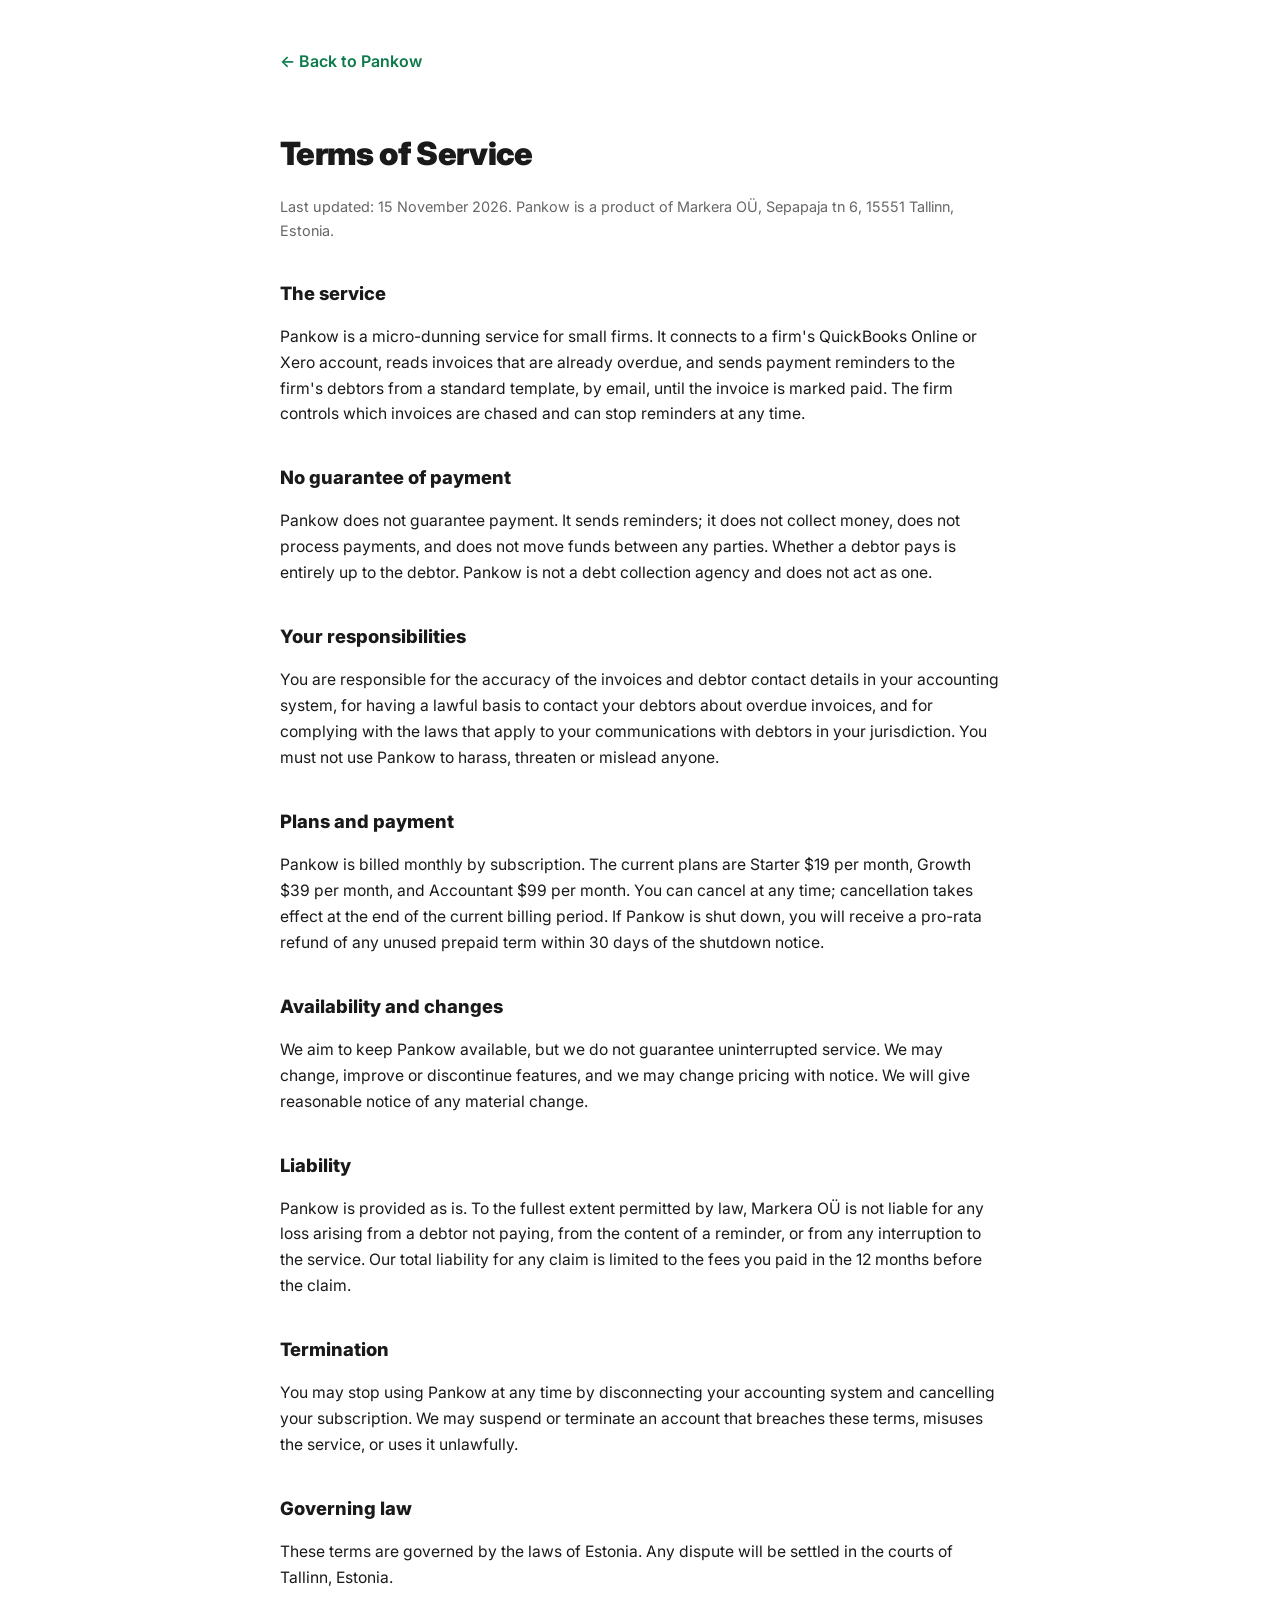
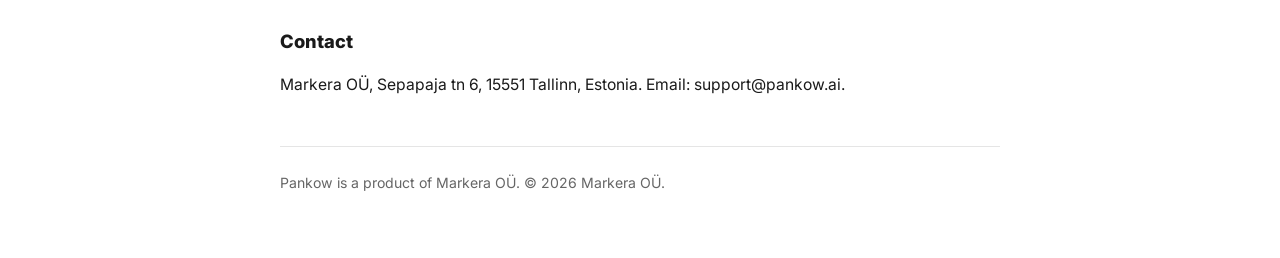
<file: terms.html>
<!DOCTYPE html>
<html lang="en">
<head>
<meta charset="utf-8">
<meta name="viewport" content="width=device-width, initial-scale=1">
<title>Terms of Service — Pankow</title>
<link rel="icon" type="image/png" href="favicon.png">
<link rel="icon" type="image/x-icon" href="favicon.ico">
<link href="https://fonts.googleapis.com/css2?family=Inter:wght@400;600;800;900&display=swap" rel="stylesheet">
<style>
  body { font-family: 'Inter', system-ui, sans-serif; max-width: 720px; margin: 0 auto; padding: 3rem 1.5rem 4rem; color: #1a1a1a; line-height: 1.65; }
  a { color: #0d7a4a; }
  h1 { font-size: 2rem; font-weight: 900; letter-spacing: -0.02em; margin-bottom: .25rem; }
  h2 { font-size: 1.15rem; font-weight: 800; margin-top: 2.2rem; margin-bottom: .4rem; }
  p, li { font-size: .98rem; }
  .meta { color: #666; font-size: .9rem; margin-bottom: 2rem; }
  .back { display: inline-block; margin-bottom: 2rem; font-weight: 600; text-decoration: none; }
  footer { margin-top: 3rem; padding-top: 1.5rem; border-top: 1px solid #e5e5e5; color: #666; font-size: .88rem; }
</style>
</head>
<body>
<a class="back" href="/">&larr; Back to Pankow</a>
<h1>Terms of Service</h1>
<p class="meta">Last updated: 15 November 2026. Pankow is a product of Markera OÜ, Sepapaja tn 6, 15551 Tallinn, Estonia.</p>

<h2>The service</h2>
<p>Pankow is a micro-dunning service for small firms. It connects to a firm's QuickBooks Online or Xero account, reads invoices that are already overdue, and sends payment reminders to the firm's debtors from a standard template, by email, until the invoice is marked paid. The firm controls which invoices are chased and can stop reminders at any time.</p>

<h2>No guarantee of payment</h2>
<p>Pankow does not guarantee payment. It sends reminders; it does not collect money, does not process payments, and does not move funds between any parties. Whether a debtor pays is entirely up to the debtor. Pankow is not a debt collection agency and does not act as one.</p>

<h2>Your responsibilities</h2>
<p>You are responsible for the accuracy of the invoices and debtor contact details in your accounting system, for having a lawful basis to contact your debtors about overdue invoices, and for complying with the laws that apply to your communications with debtors in your jurisdiction. You must not use Pankow to harass, threaten or mislead anyone.</p>

<h2>Plans and payment</h2>
<p>Pankow is billed monthly by subscription. The current plans are Starter $19 per month, Growth $39 per month, and Accountant $99 per month. You can cancel at any time; cancellation takes effect at the end of the current billing period. If Pankow is shut down, you will receive a pro-rata refund of any unused prepaid term within 30 days of the shutdown notice.</p>

<h2>Availability and changes</h2>
<p>We aim to keep Pankow available, but we do not guarantee uninterrupted service. We may change, improve or discontinue features, and we may change pricing with notice. We will give reasonable notice of any material change.</p>

<h2>Liability</h2>
<p>Pankow is provided as is. To the fullest extent permitted by law, Markera OÜ is not liable for any loss arising from a debtor not paying, from the content of a reminder, or from any interruption to the service. Our total liability for any claim is limited to the fees you paid in the 12 months before the claim.</p>

<h2>Termination</h2>
<p>You may stop using Pankow at any time by disconnecting your accounting system and cancelling your subscription. We may suspend or terminate an account that breaches these terms, misuses the service, or uses it unlawfully.</p>

<h2>Governing law</h2>
<p>These terms are governed by the laws of Estonia. Any dispute will be settled in the courts of Tallinn, Estonia.</p>

<h2>Contact</h2>
<p>Markera OÜ, Sepapaja tn 6, 15551 Tallinn, Estonia. Email: support@pankow.ai.</p>

<footer>Pankow is a product of Markera OÜ. &copy; 2026 Markera OÜ.</footer>
</body>
</html>
</file>
